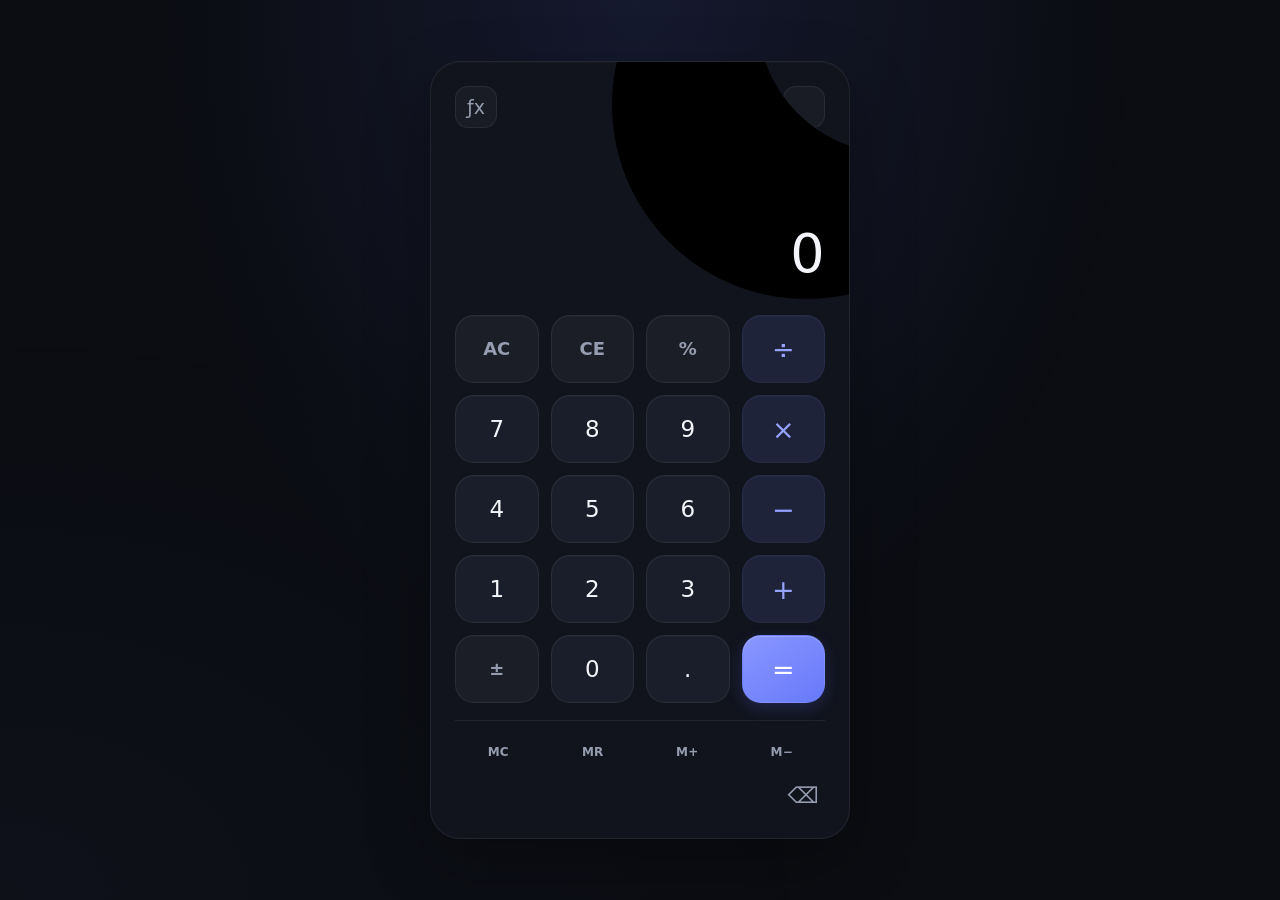
<file: index.html>
<!DOCTYPE html>
<html lang="en">
<head>
    <meta charset="UTF-8">
    <meta name="viewport" content="width=device-width, initial-scale=1.0, viewport-fit=cover">

    <meta name="theme-color" content="#10131c">
    <meta name="color-scheme" content="dark light">
    <meta name="mobile-web-app-capable" content="yes">
    <meta name="apple-mobile-web-app-capable" content="yes">
    <meta name="apple-mobile-web-app-status-bar-style" content="black-translucent">

    <title>Scientific Calculator</title>

    <!-- PWA Configuration -->
    <link rel="manifest" href="manifest.json">
    <link rel="icon" href="icons/icon-192.png">
    <link rel="apple-touch-icon" href="icons/icon-192.png">

    <!-- Stylesheet -->
    <link rel="stylesheet" href="style.css">

    <!-- Script -->
    <script src="script.js" defer></script>
</head>
<body>

    <!-- Application Shell -->
    <main class="app-shell" id="app">

        <!-- Main Calculator -->
        <section class="calculator" id="calculator">

            <!-- Top Controls -->
            <header class="top-bar">
                <div class="top-bar-left">
                    <button type="button" class="icon-button" id="scientific-toggle" aria-label="Toggle scientific calculator" title="Scientific mode">
                        <span aria-hidden="true">ƒx</span>
                    </button>
                </div>

                <div class="top-bar-right">
                    <button type="button" class="icon-button" id="history-toggle" aria-label="Open calculation history" title="History">
                        <span aria-hidden="true">◷</span>
                    </button>

                    <button type="button" class="icon-button" id="theme-toggle" aria-label="Toggle appearance" title="Appearance">
                        <img src="moon.png" alt="Toggle theme" aria-hidden="true">
                    </button>
                </div>
            </header>

            <!-- Display -->
            <section class="display-area" aria-label="Calculator display">
                <div class="display-expression" id="expression" aria-label="Expression"></div>
                <div class="display-result" id="result" role="status" aria-live="polite" aria-atomic="true">0</div>
            </section>

            <!-- Scientific Functions -->
            <section class="scientific-panel" id="scientific-panel" aria-label="Scientific functions" hidden>
                <div class="scientific-grid">
                    <button type="button" data-action="open-paren">(</button>
                    <button type="button" data-action="close-paren">)</button>
                    <button type="button" data-action="square">x²</button>
                    <button type="button" data-action="power">xʸ</button>

                    <button type="button" data-action="sqrt">√</button>
                    <button type="button" data-action="reciprocal">1/x</button>
                    <button type="button" data-action="factorial">n!</button>
                    <button type="button" data-action="pi">π</button>

                    <button type="button" data-action="sin">sin</button>
                    <button type="button" data-action="cos">cos</button>
                    <button type="button" data-action="tan">tan</button>
                    <button type="button" data-action="log">log</button>

                    <button type="button" data-action="ln">ln</button>
                    <button type="button" data-action="e">e</button>
                    <button type="button" data-action="ans">Ans</button>
                    <button type="button" data-action="angle-mode">DEG</button>
                </div>
            </section>

            <!-- Main Keypad -->
            <section class="keypad" aria-label="Calculator keypad">
                <div class="keypad-grid">
                    <button type="button" class="key key-function" data-action="clear-all">AC</button>
                    <button type="button" class="key key-function" data-action="clear-entry">CE</button>
                    <button type="button" class="key key-function" data-action="percent">%</button>
                    <button type="button" class="key key-operator" data-operator="÷">÷</button>

                    <button type="button" class="key" data-number="7">7</button>
                    <button type="button" class="key" data-number="8">8</button>
                    <button type="button" class="key" data-number="9">9</button>
                    <button type="button" class="key key-operator" data-operator="×">×</button>

                    <button type="button" class="key" data-number="4">4</button>
                    <button type="button" class="key" data-number="5">5</button>
                    <button type="button" class="key" data-number="6">6</button>
                    <button type="button" class="key key-operator" data-operator="−">−</button>

                    <button type="button" class="key" data-number="1">1</button>
                    <button type="button" class="key" data-number="2">2</button>
                    <button type="button" class="key" data-number="3">3</button>
                    <button type="button" class="key key-operator" data-operator="+">+</button>

                    <button type="button" class="key key-function" data-action="toggle-sign">±</button>
                    <button type="button" class="key" data-number="0">0</button>
                    <button type="button" class="key" data-action="decimal">.</button>
                    <button type="button" class="key key-equals" data-action="calculate">=</button>
                </div>
            </section>

            <!-- Memory Bar -->
            <section class="memory-bar" aria-label="Calculator memory">
                <button type="button" data-action="memory-clear">MC</button>
                <button type="button" data-action="memory-recall">MR</button>
                <button type="button" data-action="memory-add">M+</button>
                <button type="button" data-action="memory-subtract">M−</button>
            </section>

            <!-- Editing Controls -->
            <footer class="bottom-controls">
                <button type="button" class="backspace-button" data-action="backspace" aria-label="Delete last digit">⌫</button>
            </footer>

        </section>

        <!-- History Drawer -->
        <aside class="history-panel" id="history-panel" aria-label="Calculation history" hidden>
            <header class="history-header">
                <button type="button" data-action="close-history" aria-label="Close history">×</button>
                <button type="button" data-action="clear-history">Clear</button>
            </header>
            <div class="history-list" id="history-list" aria-live="polite"></div>
        </aside>

    </main>

    <!-- Accessible Status -->
    <div class="sr-only" id="app-status" role="status" aria-live="polite"></div>

    <!-- PWA Service Worker -->
    <script>
        if ("serviceWorker" in navigator && window.isSecureContext) {
            window.addEventListener("load", () => {
                navigator.serviceWorker.register("./sw.js").catch(() => {});
            });
        }
    </script>
</body>
    </html>
</file>
<file: style.css>
:root {
    color-scheme: dark;

    --bg: #0b0d12;
    --panel: #11141d;
    --surface: #1a1e2a;
    --surface-hover: #252b3b;

    --text: #f4f5fa;
    --text-muted: #969db0;

    --accent: #7c8cff;
    --accent-hover: #96a2ff;
    --accent-soft: rgba(124, 140, 255, 0.13);

    --border: rgba(255, 255, 255, 0.07);
    --radius: 22px;

    --shadow: 0 24px 65px rgba(0, 0, 0, 0.3);
    --transition: 220ms ease;

    --font: "Inter", "SF Pro Display", system-ui, sans-serif;
}

:root[data-theme="light"],
body[data-theme="light"] {
    color-scheme: light;

    --bg: #f1f3f9;
    --panel: #ffffff;
    --surface: #eef0f8;
    --surface-hover: #e1e5f5;

    --text: #171b2b;
    --text-muted: #747b8e;

    --accent: #5267ed;
    --accent-hover: #4055df;
    --accent-soft: rgba(82, 103, 237, 0.1);

    --border: rgba(20, 30, 60, 0.08);
    --shadow: 0 24px 65px rgba(30, 40, 80, 0.09);
}

*,
*::before,
*::after {
    box-sizing: border-box;
    -webkit-tap-highlight-color: transparent;
}

html {
    min-height: 100%;
    scroll-behavior: smooth;
    -webkit-text-size-adjust: 100%;
}

body {
    min-width: 280px;
    min-height: 100vh;
    min-height: 100dvh;
    margin: 0;
    padding: 0;

    font-family: var(--font);
    color: var(--text);
    background: var(--bg);

    -webkit-font-smoothing: antialiased;
    -moz-osx-font-smoothing: grayscale;

    overflow-x: hidden;
    overscroll-behavior-y: contain;

    transition:
        background-color var(--transition),
        color var(--transition);
}

body::before {
    content: "";
    position: fixed;
    inset: 0;
    z-index: -1;
    pointer-events: none;

    background:
        radial-gradient(
            ellipse at 50% 0%,
            rgba(100, 117, 255, 0.12),
            transparent 55%
        ),
        radial-gradient(
            ellipse at 0% 100%,
            rgba(74, 87, 150, 0.06),
            transparent 45%
        );
}

body[data-theme="light"]::before,
:root[data-theme="light"] body::before {
    background:
        radial-gradient(
            ellipse at 50% 0%,
            rgba(82, 103, 237, 0.08),
            transparent 55%
        );
}

button,
input,
textarea,
select {
    font: inherit;
}

button {
    color: inherit;
    border: 0;
    cursor: pointer;
    user-select: none;
    -webkit-user-select: none;
    touch-action: manipulation;
}

button:disabled {
    opacity: 0.45;
    cursor: not-allowed;
}

button:focus-visible {
    outline: 2px solid var(--accent);
    outline-offset: 3px;
}

[hidden] {
    display: none !important;
}

::selection {
    color: var(--text);
    background: var(--accent-soft);
}

.app-shell {
    display: flex;
    align-items: center;
    justify-content: center;

    width: 100%;
    min-height: 100vh;
    min-height: 100dvh;

    padding:
        max(18px, env(safe-area-inset-top))
        max(16px, env(safe-area-inset-right))
        max(18px, env(safe-area-inset-bottom))
        max(16px, env(safe-area-inset-left));

    position: relative;
    isolation: isolate;
}

.calculator {
    position: relative;
    display: flex;
    flex-direction: column;

    width: 100%;
    max-width: 420px;
    padding: 20px;

    background: var(--panel);
    border: 1px solid var(--border);
    border-radius: 28px;

    box-shadow:
        var(--shadow),
        inset 0 1px 0 rgba(255, 255, 255, 0.025);

    overflow: hidden;

    transition:
        background-color var(--transition),
        border-color var(--transition),
        box-shadow var(--transition);
}

.top-bar {
    display: flex;
    align-items: center;
    justify-content: space-between;

    width: 100%;
    min-height: 42px;
    margin-bottom: 12px;
}

.top-bar-left,
.top-bar-right {
    display: flex;
    align-items: center;
    gap: 9px;
}

.icon-button {
    display: inline-flex;
    align-items: center;
    justify-content: center;

    width: 42px;
    height: 42px;
    padding: 0;

    color: var(--text-muted);
    background: rgba(255, 255, 255, 0.035);

    border: 1px solid var(--border);
    border-radius: 13px;

    transition:
        color var(--transition),
        background var(--transition),
        border-color var(--transition),
        transform 140ms ease;
}

.icon-button span {
    display: inline-flex;
    align-items: center;
    justify-content: center;

    font-size: 19px;
    font-weight: 500;
    line-height: 1;
}

.icon-button:hover {
    color: var(--text);
    background: var(--surface-hover);
    border-color: rgba(124, 140, 255, 0.2);
}

.icon-button:active {
    transform: scale(0.94);
}

.display-area {
    display: flex;
    flex-direction: column;
    align-items: stretch;
    justify-content: flex-end;

    width: 100%;
    min-width: 0;
    min-height: 155px;

    padding: 20px 3px 24px;
    overflow: hidden;
}

.display-expression {
    width: 100%;
    min-height: 28px;
    margin-bottom: 12px;

    color: var(--text-muted);

    font-size: 16px;
    font-weight: 400;
    line-height: 1.6;
    letter-spacing: 0.01em;

    text-align: right;
    overflow-wrap: anywhere;
    word-break: break-word;
}

.display-result {
    display: block;

    width: 100%;
    min-width: 0;
    min-height: 62px;

    color: var(--text);

    font-size: clamp(36px, 10vw, 54px);
    font-weight: 450;
    line-height: 1.2;
    letter-spacing: -0.05em;

    text-align: right;
    white-space: nowrap;
    overflow-x: auto;
    overflow-y: hidden;

    scrollbar-width: none;
    font-variant-numeric: tabular-nums lining-nums;

    transition:
        color var(--transition),
        font-size var(--transition);
}

.display-result::-webkit-scrollbar {
    display: none;
}

.display-result.is-error {
    color: #ff818b;
    font-size: clamp(25px, 7vw, 36px);
    letter-spacing: -0.02em;
}

.display-result.is-updated {
    animation: result-update 180ms ease-out;
}

@keyframes result-update {
    from {
        opacity: 0.6;
        transform: translateY(3px);
    }

    to {
        opacity: 1;
        transform: translateY(0);
    }
      }
.scientific-panel {
    margin-bottom: 14px;
    padding: 12px;

    background: var(--surface);
    border: 1px solid var(--border);
    border-radius: 18px;

    animation: panel-in 220ms ease;
}

.scientific-grid {
    display: grid;
    grid-template-columns: repeat(4, minmax(0, 1fr));
    gap: 8px;
}

.scientific-grid button {
    min-width: 0;
    min-height: 43px;
    padding: 8px 4px;

    color: var(--accent-hover);
    background: var(--accent-soft);
    border: 1px solid transparent;
    border-radius: 11px;

    font-size: 14px;
    font-weight: 550;

    transition:
        background var(--transition),
        color var(--transition),
        transform 140ms ease,
        border-color var(--transition);
}

.scientific-grid button:hover {
    color: var(--text);
    background: var(--surface-hover);
    border-color: var(--border);
}

.scientific-grid button:active {
    transform: scale(0.95);
}

.keypad {
    width: 100%;
}

.keypad-grid {
    display: grid;
    grid-template-columns: repeat(4, minmax(0, 1fr));
    gap: 11px;
}

.key {
    display: flex;
    align-items: center;
    justify-content: center;

    width: 100%;
    min-width: 0;
    height: 64px;
    padding: 0;

    color: var(--text);
    background: var(--surface);

    border: 1px solid var(--border);
    border-radius: 18px;

    font-size: 23px;
    font-weight: 450;
    line-height: 1;

    box-shadow:
        inset 0 1px 0 rgba(255, 255, 255, 0.025);

    transition:
        background var(--transition),
        color var(--transition),
        border-color var(--transition),
        box-shadow var(--transition),
        transform 140ms ease;
}

.key:hover {
    background: var(--surface-hover);
    border-color: var(--border);
}

.key:active {
    transform: scale(0.94);
}

.key-function {
    color: var(--text-muted);
    background: rgba(255, 255, 255, 0.045);
    font-size: 18px;
    font-weight: 550;
}

.key-function:hover {
    color: var(--text);
    background: var(--surface-hover);
}

.key-operator {
    color: var(--accent-hover);
    background: var(--accent-soft);
    border-color: rgba(124, 140, 255, 0.08);

    font-size: 27px;
    font-weight: 450;
}

.key-operator:hover {
    color: #ffffff;
    background: rgba(124, 140, 255, 0.23);
    border-color: rgba(124, 140, 255, 0.2);
}

.key-equals {
    color: #ffffff;
    background: linear-gradient(
        145deg,
        #8997ff 0%,
        #6879fa 100%
    );

    border-color: transparent;

    font-size: 27px;
    font-weight: 500;

    box-shadow:
        0 5px 16px rgba(93, 110, 255, 0.2),
        inset 0 1px 0 rgba(255, 255, 255, 0.18);
}

.key-equals:hover {
    background: linear-gradient(
        145deg,
        #9ba6ff 0%,
        #7787ff 100%
    );

    box-shadow:
        0 7px 22px rgba(93, 110, 255, 0.28);
}

.key-equals:active {
    transform: scale(0.94);
    box-shadow: none;
}

.memory-bar {
    display: grid;
    grid-template-columns: repeat(4, minmax(0, 1fr));
    gap: 8px;

    margin-top: 17px;
    padding-top: 13px;

    border-top: 1px solid var(--border);
}

.memory-bar button {
    min-width: 0;
    min-height: 35px;
    padding: 5px;

    color: var(--text-muted);
    background: transparent;
    border-radius: 10px;

    font-size: 12px;
    font-weight: 600;
    letter-spacing: 0.02em;

    transition:
        color var(--transition),
        background var(--transition),
        transform 140ms ease;
}

.memory-bar button:hover {
    color: var(--accent-hover);
    background: var(--accent-soft);
}

.memory-bar button:active {
    transform: scale(0.94);
}

.bottom-controls {
    display: flex;
    align-items: center;
    justify-content: flex-end;

    margin-top: 7px;
}

.backspace-button {
    display: flex;
    align-items: center;
    justify-content: center;

    width: 44px;
    height: 38px;

    color: var(--text-muted);
    background: transparent;
    border-radius: 11px;

    font-size: 22px;

    transition:
        color var(--transition),
        background var(--transition),
        transform 140ms ease;
}

.backspace-button:hover {
    color: var(--text);
    background: var(--surface-hover);
}

.backspace-button:active {
    transform: scale(0.92);
}

.history-panel {
    position: fixed;
    top: 0;
    right: 0;
    bottom: 0;

    z-index: 20;

    display: flex;
    flex-direction: column;

    width: min(360px, 88vw);
    padding:
        max(20px, env(safe-area-inset-top))
        20px
        max(20px, env(safe-area-inset-bottom));

    color: var(--text);
    background: var(--panel);

    border-left: 1px solid var(--border);
    box-shadow: var(--shadow);

    overflow-y: auto;
    overscroll-behavior: contain;

    animation: drawer-in 240ms ease;
}

.history-header {
    display: flex;
    align-items: center;
    justify-content: space-between;
    gap: 12px;

    min-height: 44px;
    margin-bottom: 18px;
}

.history-header button {
    min-width: 42px;
    min-height: 38px;
    padding: 8px 12px;

    color: var(--text-muted);
    background: var(--surface);
    border-radius: 11px;

    transition:
        color var(--transition),
        background var(--transition);
}

.history-header button:hover {
    color: var(--text);
    background: var(--surface-hover);
}

.history-header button[data-action="close-history"] {
    font-size: 23px;
}

.history-list {
    display: flex;
    flex-direction: column;
    gap: 10px;
}

.history-item {
    padding: 13px 14px;

    background: var(--surface);
    border: 1px solid var(--border);
    border-radius: 14px;

    overflow-wrap: anywhere;
    cursor: pointer;

    transition:
        background var(--transition),
        border-color var(--transition);
}

.history-item:hover {
    background: var(--surface-hover);
    border-color: var(--border);
}

.history-expression {
    margin-bottom: 5px;
    color: var(--text-muted);
    font-size: 13px;
}

.history-result {
    color: var(--text);
    font-size: 19px;
    font-weight: 500;
    font-variant-numeric: tabular-nums;
}

.sr-only {
    position: absolute;

    width: 1px;
    height: 1px;
    padding: 0;
    margin: -1px;

    overflow: hidden;
    clip: rect(0, 0, 0, 0);

    white-space: nowrap;
    border: 0;
}

@keyframes panel-in {
    from {
        opacity: 0;
        transform: translateY(-5px);
    }

    to {
        opacity: 1;
        transform: translateY(0);
    }
}

@keyframes drawer-in {
    from {
        opacity: 0;
        transform: translateX(18px);
    }

    to {
        opacity: 1;
        transform: translateX(0);
    }
                     }
@media (min-width: 600px) {
    .calculator {
        padding: 24px;
        border-radius: 30px;
    }

    .display-area {
        min-height: 175px;
        padding-top: 26px;
        padding-bottom: 28px;
    }

    .keypad-grid {
        gap: 12px;
    }

    .key {
        height: 68px;
        border-radius: 19px;
    }

    .scientific-grid {
        gap: 9px;
    }

    .scientific-grid button {
        min-height: 46px;
    }
}

@media (max-width: 380px) {
    .app-shell {
        padding-right: 10px;
        padding-left: 10px;
    }

    .calculator {
        padding: 15px;
        border-radius: 23px;
    }

    .top-bar {
        margin-bottom: 8px;
    }

    .icon-button {
        width: 38px;
        height: 38px;
        border-radius: 11px;
    }

    .display-area {
        min-height: 135px;
        padding: 16px 2px 20px;
    }

    .display-expression {
        font-size: 14px;
        margin-bottom: 8px;
    }

    .display-result {
        min-height: 48px;
        font-size: clamp(32px, 10vw, 42px);
    }

    .keypad-grid {
        gap: 8px;
    }

    .key {
        height: clamp(51px, 15vw, 60px);
        border-radius: 15px;
        font-size: 21px;
    }

    .key-function {
        font-size: 16px;
    }

    .key-operator,
    .key-equals {
        font-size: 24px;
    }

    .scientific-panel {
        padding: 9px;
    }

    .scientific-grid {
        gap: 6px;
    }

    .scientific-grid button {
        min-height: 39px;
        font-size: 12px;
        border-radius: 9px;
    }

    .memory-bar {
        margin-top: 13px;
        gap: 5px;
    }
}

@media (max-height: 700px) {
    .app-shell {
        align-items: flex-start;
    }

    .calculator {
        margin-top: 5px;
        margin-bottom: 5px;
    }

    .display-area {
        min-height: 105px;
        padding-top: 10px;
        padding-bottom: 15px;
    }

    .display-result {
        min-height: 45px;
    }

    .key {
        height: 53px;
    }

    .memory-bar {
        margin-top: 10px;
        padding-top: 8px;
    }
}

@media (max-height: 560px) and (orientation: landscape) {
    .app-shell {
        justify-content: center;
        align-items: flex-start;
        padding-top: 12px;
        padding-bottom: 12px;
    }

    .calculator {
        max-width: 520px;
        padding: 14px;
    }

    .top-bar {
        min-height: 34px;
        margin-bottom: 0;
    }

    .icon-button {
        width: 34px;
        height: 34px;
    }

    .display-area {
        min-height: 85px;
        padding: 10px 3px 12px;
    }

    .display-expression {
        min-height: 20px;
        margin-bottom: 4px;
        font-size: 13px;
    }

    .display-result {
        min-height: 40px;
        font-size: 35px;
    }

    .keypad-grid {
        gap: 7px;
    }

    .key {
        height: 43px;
        border-radius: 12px;
        font-size: 19px;
    }

    .key-function {
        font-size: 15px;
    }

    .key-operator,
    .key-equals {
        font-size: 22px;
    }

    .memory-bar {
        margin-top: 7px;
        padding-top: 5px;
    }

    .memory-bar button {
        min-height: 27px;
    }

    .bottom-controls {
        margin-top: 0;
    }
}

@media (prefers-reduced-motion: reduce) {
    *,
    *::before,
    *::after {
        scroll-behavior: auto !important;
        animation-duration: 0.01ms !important;
        animation-iteration-count: 1 !important;
        transition-duration: 0.01ms !important;
    }
}

@media (hover: none) {
    .icon-button:hover,
    .key:hover,
    .scientific-grid button:hover,
    .memory-bar button:hover,
    .backspace-button:hover {
        color: inherit;
    }

    .key:active,
    .icon-button:active,
    .scientific-grid button:active {
        transform: scale(0.96);
    }
          }
</file>
